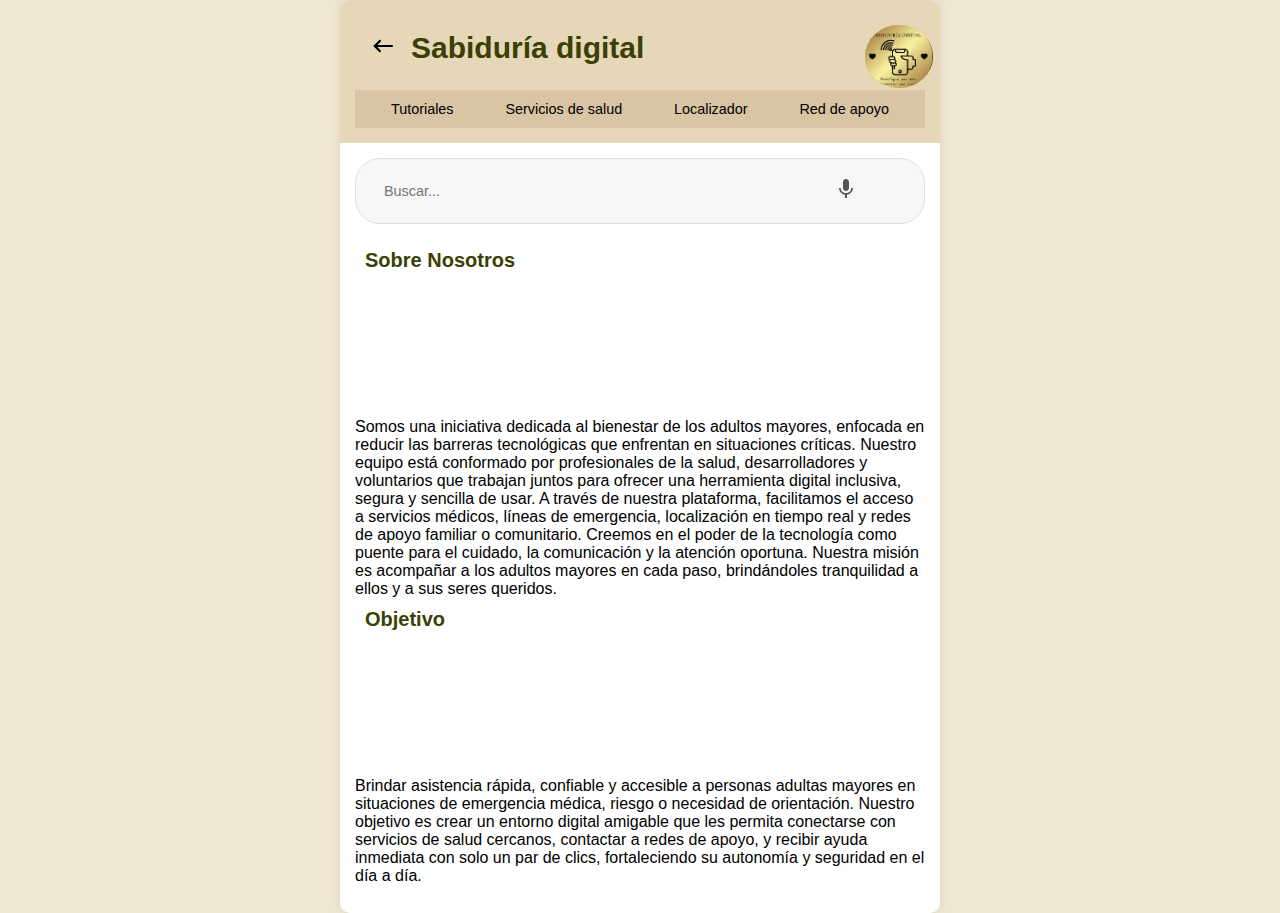
<file: index.html>
<?php
session_start();
if (!isset($_SESSION['usuario'])) {
  header("Location: index.html");
  exit();
}
?>
<!DOCTYPE html>
<html lang="es">
<head>
    <meta charset="UTF-8" />
    <meta name="viewport" content="width=device-width, initial-scale=1.0"/>
    <title>Sabiduría Digital</title>
    <link rel="stylesheet" href="css/principal.css" />
</head>
<body>
    <div class="container">
        <header>
            <div class="header-top">
                <a class="back-button">
                    <svg viewBox="0 0 24 24" fill="currentColor">
                        <path d="M21 11H6.83l3.58-3.59L9 6l-6 6 6 6 1.41-1.41L6.83 13H21z"/>
                    </svg>
                </a>
                <h1>Sabiduría digital</h1>
                <div class="logo">
                    <div class="logo-circle">
                        <img src="imagenes/LOGOTIPO.png" alt="Logo"/>
                    </div>
                </div>
            </div>
            <nav>
                <ul>
                    <li><a href="Tutoriales.html" onclick="irATutoriales()">Tutoriales</a></li>
                    <li><a href="ServiciosdeSalud.html">Servicios de salud</a></li>
                    <li><a href="Localizacion.html" onclick="irALocalizador()">Localizador</a></li>
                    <li><a href="RedApoyo.html" onclick="irARedApoyo()">Red de apoyo</a></li>
                </ul>
            </nav>
        </header>

        <main>
            <div class="search-bar">
                <input type="text" placeholder="Buscar..." />
                <button class="microphone-button">
                    <svg viewBox="0 0 24 24" fill="currentColor">
                        <path fill="none" d="M0 0h24v24H0z"/>
                        <path d="M12 14c1.66 0 3-1.34 3-3V5c0-1.66-1.34-3-3-3S9 3.34 9 5v6c0 1.66 1.34 3 3 3zm5.3-3c0 3-2.54 5.1-5.3 5.1S6.7 14 6.7 11H5c0 3.41 2.72 6.23 6 6.72V21h2v-3.28c3.28-.49 6-3.31 6-6.72h-1.7z"/>
                    </svg>
                </button>
            </div>

            <h2>Sobre Nosotros</h2> 
            Somos una iniciativa dedicada al bienestar de los adultos mayores, 
            enfocada en reducir las barreras tecnológicas que enfrentan en situaciones 
            críticas. Nuestro equipo está conformado por profesionales de la salud, 
            desarrolladores y voluntarios que trabajan juntos para ofrecer una herramienta 
            digital inclusiva, segura y sencilla de usar. A través de nuestra plataforma, 
            facilitamos el acceso a servicios médicos, líneas de emergencia, localización 
            en tiempo real y redes de apoyo familiar o comunitario.

            Creemos en el poder de la tecnología como puente para el cuidado, la comunicación 
            y la atención oportuna. Nuestra misión es acompañar a los adultos mayores en cada
             paso, brindándoles tranquilidad a ellos y a sus seres queridos.

             <br>
            <h2>Objetivo</h2>
            Brindar asistencia rápida, confiable y accesible a personas adultas mayores en 
            situaciones de emergencia médica, riesgo o necesidad de orientación. Nuestro 
            objetivo es crear un entorno digital amigable que les permita conectarse con 
            servicios de salud cercanos, contactar a redes de apoyo, y recibir ayuda inmediata
             con solo un par de clics, fortaleciendo su autonomía y seguridad en el día a día.
        </main>
    </div>

    <script>
        function mostrarNota(elemento) {
            document.querySelectorAll('.nota').forEach(n => n.style.display = 'none');
            const nota = elemento.querySelector('.nota');
            nota.style.display = 'block';
        }

        function toggleMarea() {
            const mareaContent = document.getElementById('marea-content');
            const expandButton = document.querySelector('.expand-button');
            if (mareaContent.style.display === 'none') {
                mareaContent.style.display = 'block';
                expandButton.innerHTML = '&#9451;';
            } else {
                mareaContent.style.display = 'none';
                expandButton.innerHTML = '&#9452;';
            }
        }

        // Redirecciones a otras vistas
        document.getElementById('btnIntegracion').onclick = function() {
            window.location.href = 'integracion.html';
        };

        document.getElementById('btnMedicamentos').onclick = function() {
            window.location.href = 'Recordatorio.html';
        };

        function irATutoriales() {
            window.location.href = 'tutoriales.html';
        }

        function irALocalizador() {
            window.location.href = 'Localizacion.html';
        }

        function irARedApoyo() {
            window.location.href = 'RedApoyo.html';
        }
    </script>
</body>
</html>
</file>
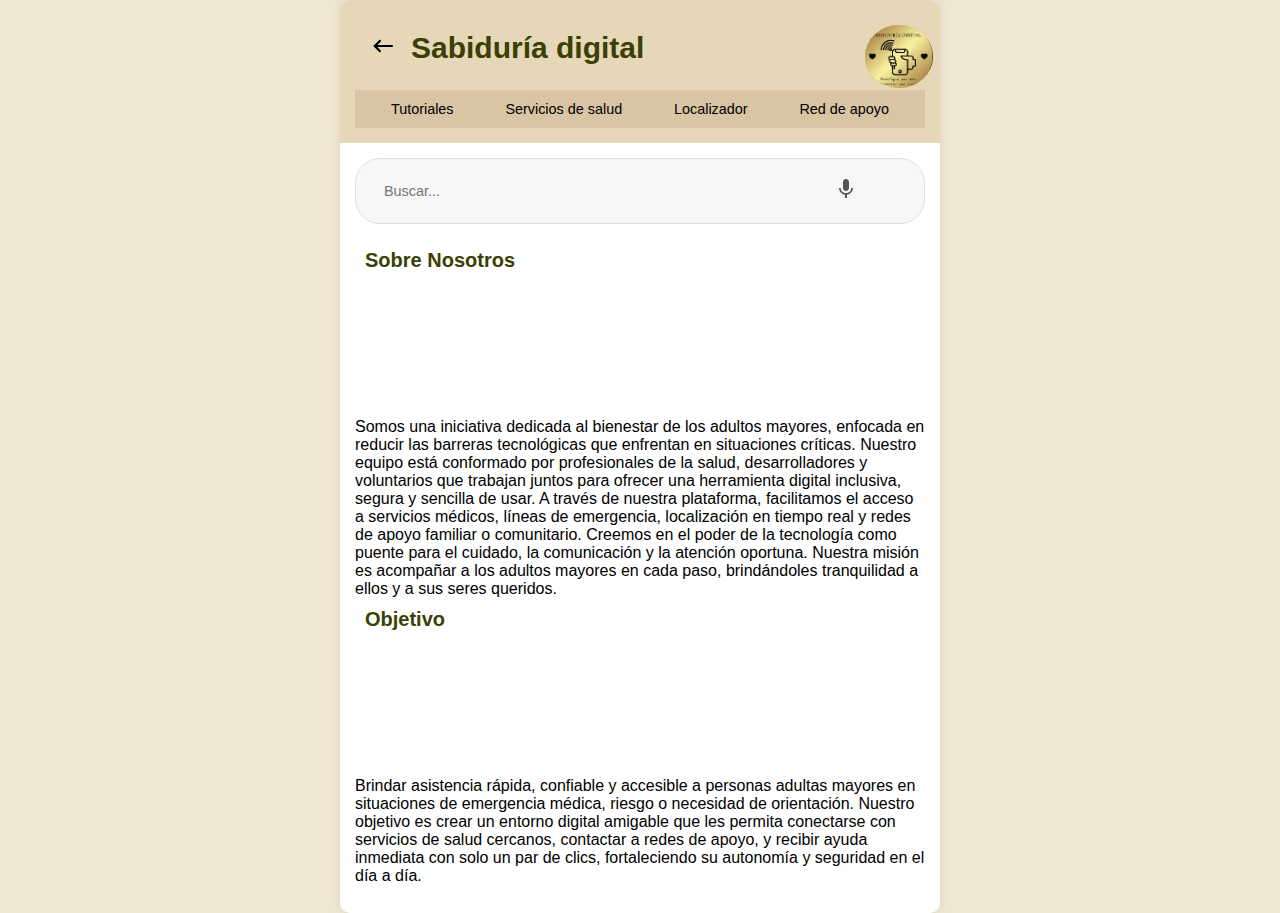
<file: Index.html>
<?php
session_start();
if (!isset($_SESSION['usuario'])) {
  header("Location: index.html");
  exit();
}
?>
<!DOCTYPE html>
<html lang="es">
<head>
    <meta charset="UTF-8" />
    <meta name="viewport" content="width=device-width, initial-scale=1.0"/>
    <title>Sabiduría Digital</title>
    <link rel="stylesheet" href="css/principal.css" />
</head>
<body>
    <div class="container">
        <header>
            <div class="header-top">
                <a href="#" class="back-button">
                    <svg viewBox="0 0 24 24" fill="currentColor">
                        <path d="M21 11H6.83l3.58-3.59L9 6l-6 6 6 6 1.41-1.41L6.83 13H21z"/>
                    </svg>
                </a>
                <h1>Sabiduría digital</h1>
                <div class="logo">
                    <div class="logo-circle">
                        <img src="imagenes/LOGOTIPO.png" alt="Logo"/>
                    </div>
                </div>
            </div>
            <nav>
                <ul>
                    <li><a href="/Tutoriales.html" onclick="irATutoriales()">Tutoriales</a></li>
                    <li><a href="/ServiciosdeSalud.html">Servicios de salud</a></li>
                    <li><a href="/Localizacion.html" onclick="irALocalizador()">Localizador</a></li>
                    <li><a href="/RedApoyo.html" onclick="irARedApoyo()">Red de apoyo</a></li>
                </ul>
            </nav>
        </header>

        <main>
            <div class="search-bar">
                <input type="text" placeholder="Buscar..." />
                <button class="microphone-button">
                    <svg viewBox="0 0 24 24" fill="currentColor">
                        <path fill="none" d="M0 0h24v24H0z"/>
                        <path d="M12 14c1.66 0 3-1.34 3-3V5c0-1.66-1.34-3-3-3S9 3.34 9 5v6c0 1.66 1.34 3 3 3zm5.3-3c0 3-2.54 5.1-5.3 5.1S6.7 14 6.7 11H5c0 3.41 2.72 6.23 6 6.72V21h2v-3.28c3.28-.49 6-3.31 6-6.72h-1.7z"/>
                    </svg>
                </button>
            </div>

            <h2>Sobre Nosotros</h2> 
            Somos una iniciativa dedicada al bienestar de los adultos mayores, 
            enfocada en reducir las barreras tecnológicas que enfrentan en situaciones 
            críticas. Nuestro equipo está conformado por profesionales de la salud, 
            desarrolladores y voluntarios que trabajan juntos para ofrecer una herramienta 
            digital inclusiva, segura y sencilla de usar. A través de nuestra plataforma, 
            facilitamos el acceso a servicios médicos, líneas de emergencia, localización 
            en tiempo real y redes de apoyo familiar o comunitario.

            Creemos en el poder de la tecnología como puente para el cuidado, la comunicación 
            y la atención oportuna. Nuestra misión es acompañar a los adultos mayores en cada
             paso, brindándoles tranquilidad a ellos y a sus seres queridos.

             <br>
            <h2>Objetivo</h2>
            Brindar asistencia rápida, confiable y accesible a personas adultas mayores en 
            situaciones de emergencia médica, riesgo o necesidad de orientación. Nuestro 
            objetivo es crear un entorno digital amigable que les permita conectarse con 
            servicios de salud cercanos, contactar a redes de apoyo, y recibir ayuda inmediata
             con solo un par de clics, fortaleciendo su autonomía y seguridad en el día a día.
        </main>
    </div>

    <script>
        function mostrarNota(elemento) {
            document.querySelectorAll('.nota').forEach(n => n.style.display = 'none');
            const nota = elemento.querySelector('.nota');
            nota.style.display = 'block';
        }

        function toggleMarea() {
            const mareaContent = document.getElementById('marea-content');
            const expandButton = document.querySelector('.expand-button');
            if (mareaContent.style.display === 'none') {
                mareaContent.style.display = 'block';
                expandButton.innerHTML = '&#9451;';
            } else {
                mareaContent.style.display = 'none';
                expandButton.innerHTML = '&#9452;';
            }
        }

        // Redirecciones a otras vistas
        document.getElementById('btnIntegracion').onclick = function() {
            window.location.href = 'integracion.html';
        };

        document.getElementById('btnMedicamentos').onclick = function() {
            window.location.href = 'Recordatorio.html';
        };

        function irATutoriales() {
            window.location.href = 'tutoriales.html';
        }

        function irALocalizador() {
            window.location.href = 'Localizacion.html';
        }

        function irARedApoyo() {
            window.location.href = 'RedApoyo.html';
        }
    </script>
</body>
</html>
</file>
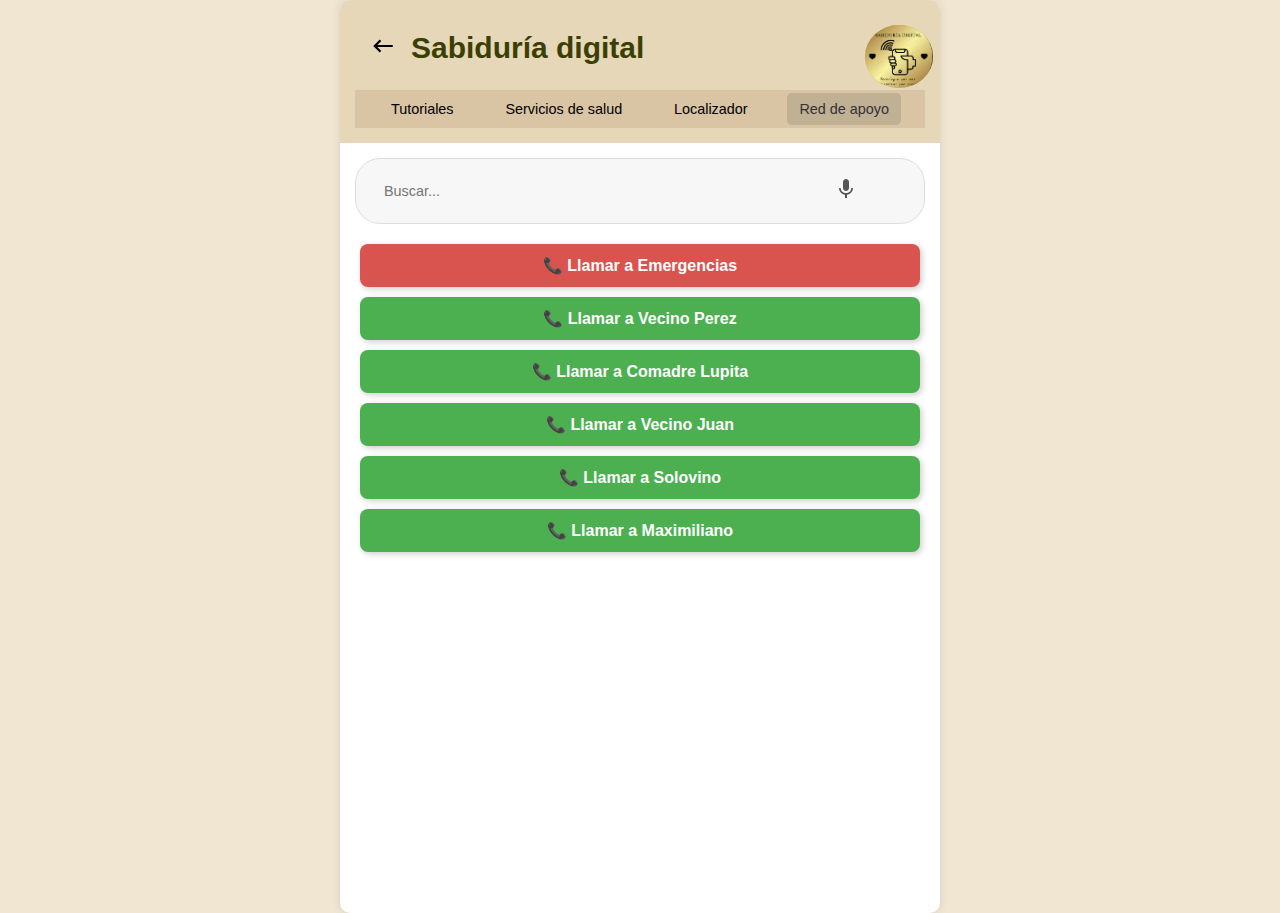
<file: RedApoyo.html>
<!DOCTYPE html>
<html lang="es">
<head>
    <meta charset="UTF-8" />
    <meta name="viewport" content="width=device-width, initial-scale=1.0"/>
    <title>Sabiduría Digital</title>
    <link rel="stylesheet" href="css/principal.css" />
</head>
<body>
    <div class="container">
        <header>
            <div class="header-top">
                <a href="index.html" class="back-button">
                    <svg viewBox="0 0 24 24" fill="currentColor">
                        <path d="M21 11H6.83l3.58-3.59L9 6l-6 6 6 6 1.41-1.41L6.83 13H21z"/>
                    </svg>
                </a>
                <h1>Sabiduría digital</h1>
                <div class="logo">
                    <div class="logo-circle">
                        <img src="imagenes/LOGOTIPO.png" alt="Logo"/>
                    </div>
                </div>
            </div>
            <nav>
                <ul>
                    <li><a href="Tutoriales.html" onclick="irATutoriales()">Tutoriales</a></li>
                    <li ><a href="ServiciosdeSalud.html">Servicios de salud</a></li>
                    <li><a href="Localizacion.html" onclick="irALocalizador()">Localizador</a></li>
                    <li class="active"><a href="RedApoyo.html" onclick="irARedApoyo()">Red de apoyo</a></li>
                </ul>
            </nav>
        </header>

        <main>
            <div class="search-bar">
                <input type="text" placeholder="Buscar..." />
                <button class="microphone-button">
                    <svg viewBox="0 0 24 24" fill="currentColor">
                        <path fill="none" d="M0 0h24v24H0z"/>
                        <path d="M12 14c1.66 0 3-1.34 3-3V5c0-1.66-1.34-3-3-3S9 3.34 9 5v6c0 1.66 1.34 3 3 3zm5.3-3c0 3-2.54 5.1-5.3 5.1S6.7 14 6.7 11H5c0 3.41 2.72 6.23 6 6.72V21h2v-3.28c3.28-.49 6-3.31 6-6.72h-1.7z"/>
                    </svg>
                </button>
            </div>
            
            <!-- 
            ----------------------------------
            REEMPLAZA el numero de telefono por el correcto
            -->
            <a href="tel:911" class="emergency-call-button">📞 Llamar a Emergencias</a>
            <a href="tel:2233332224" class="emergency-call-button2">📞 Llamar a Vecino Perez</a>
            <a href="tel:2233332224" class="emergency-call-button2">📞 Llamar a Comadre Lupita</a>
            <a href="tel:2233332224" class="emergency-call-button2">📞 Llamar a Vecino Juan</a>
            <a href="tel:2233332224" class="emergency-call-button2">📞 Llamar a Solovino</a>
            <a href="tel:2233332224" class="emergency-call-button2">📞 Llamar a Maximiliano</a>
        </main>
    </div>

    <script>
        function mostrarNota(elemento) {
            document.querySelectorAll('.nota').forEach(n => n.style.display = 'none');
            const nota = elemento.querySelector('.nota');
            nota.style.display = 'block';
        }

        function toggleMarea() {
            const mareaContent = document.getElementById('marea-content');
            const expandButton = document.querySelector('.expand-button');
            if (mareaContent.style.display === 'none') {
                mareaContent.style.display = 'block';
                expandButton.innerHTML = '&#9451;';
            } else {
                mareaContent.style.display = 'none';
                expandButton.innerHTML = '&#9452;';
            }
        }

        // Redirecciones a otras vistas
        document.getElementById('btnIntegracion').onclick = function() {
            window.location.href = 'integracion.html';
        };

        document.getElementById('btnMedicamentos').onclick = function() {
            window.location.href = 'recordatorios.html';
        };

        function irATutoriales() {
            window.location.href = 'tutoriales.html';
        }

        function irALocalizador() {
            window.location.href = 'localizador.html';
        }

        function irARedApoyo() {
            window.location.href = 'red_apoyo.html';
        }
    </script>
</body>
</html>
</file>
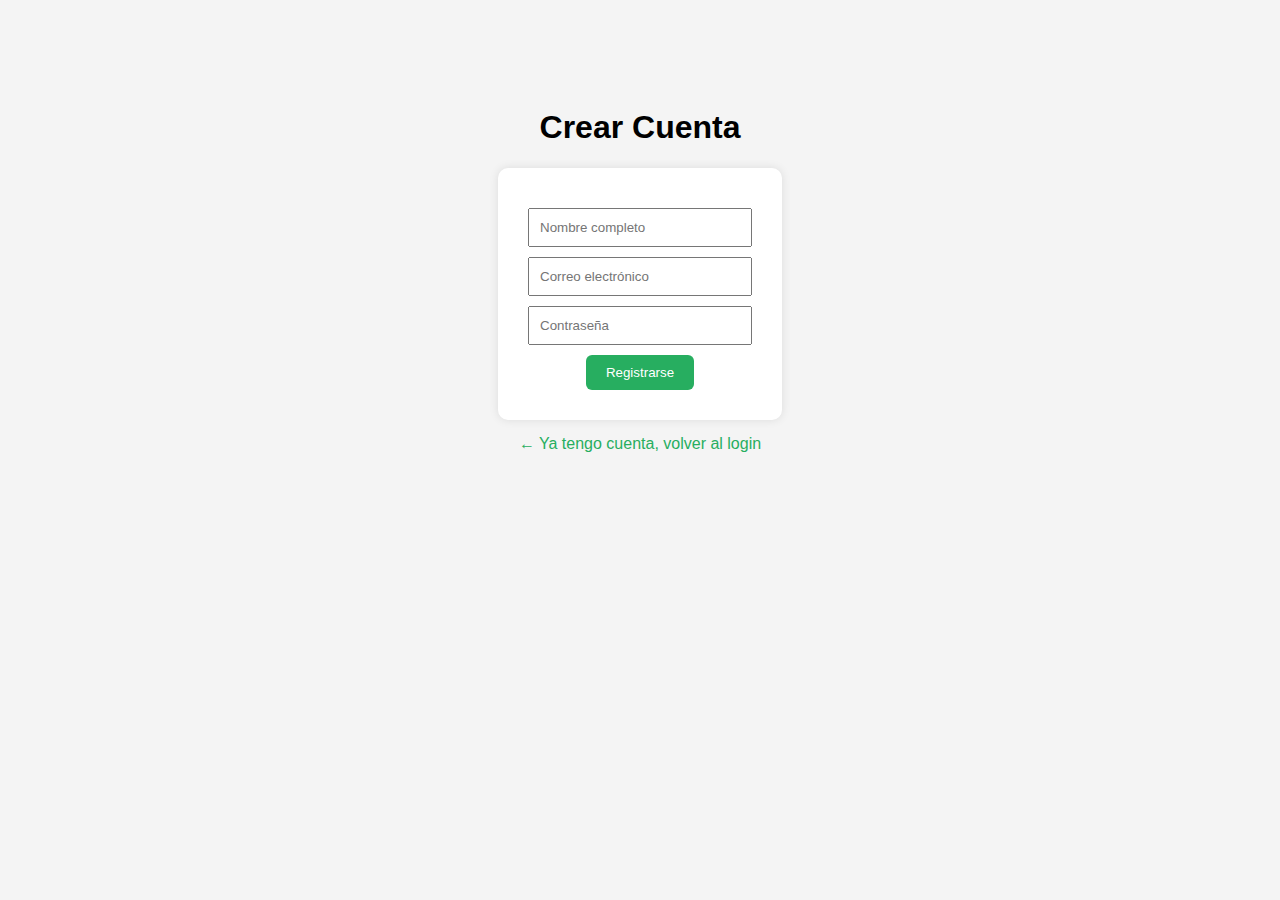
<file: register.html>
<!DOCTYPE html>
<html lang="es">
<head>
  <meta charset="UTF-8" />
  <title>Registro</title>
  <style>
    body {
      font-family: Arial;
      background: #f4f4f4;
      text-align: center;
      padding-top: 80px;
    }
    form {
      background: white;
      display: inline-block;
      padding: 30px;
      border-radius: 10px;
      box-shadow: 0 0 10px rgba(0,0,0,0.1);
    }
    input {
      display: block;
      margin: 10px auto;
      padding: 10px;
      width: 200px;
    }
    button {
      padding: 10px 20px;
      background: #27ae60;
      border: none;
      color: white;
      border-radius: 6px;
      cursor: pointer;
    }
    .link {
      margin-top: 15px;
      display: block;
      color: #27ae60;
      text-decoration: none;
    }
  </style>
</head>
<body>
  <h1>Crear Cuenta</h1>
  <form action="register.php" method="POST">
    <input type="text" name="nombre" placeholder="Nombre completo" required />
    <input type="email" name="email" placeholder="Correo electrónico" required />
    <input type="password" name="password" placeholder="Contraseña" required />
    <button type="submit">Registrarse</button>
  </form>
  <a class="link" href="index.html">← Ya tengo cuenta, volver al login</a>
</body>
</html>
</file>
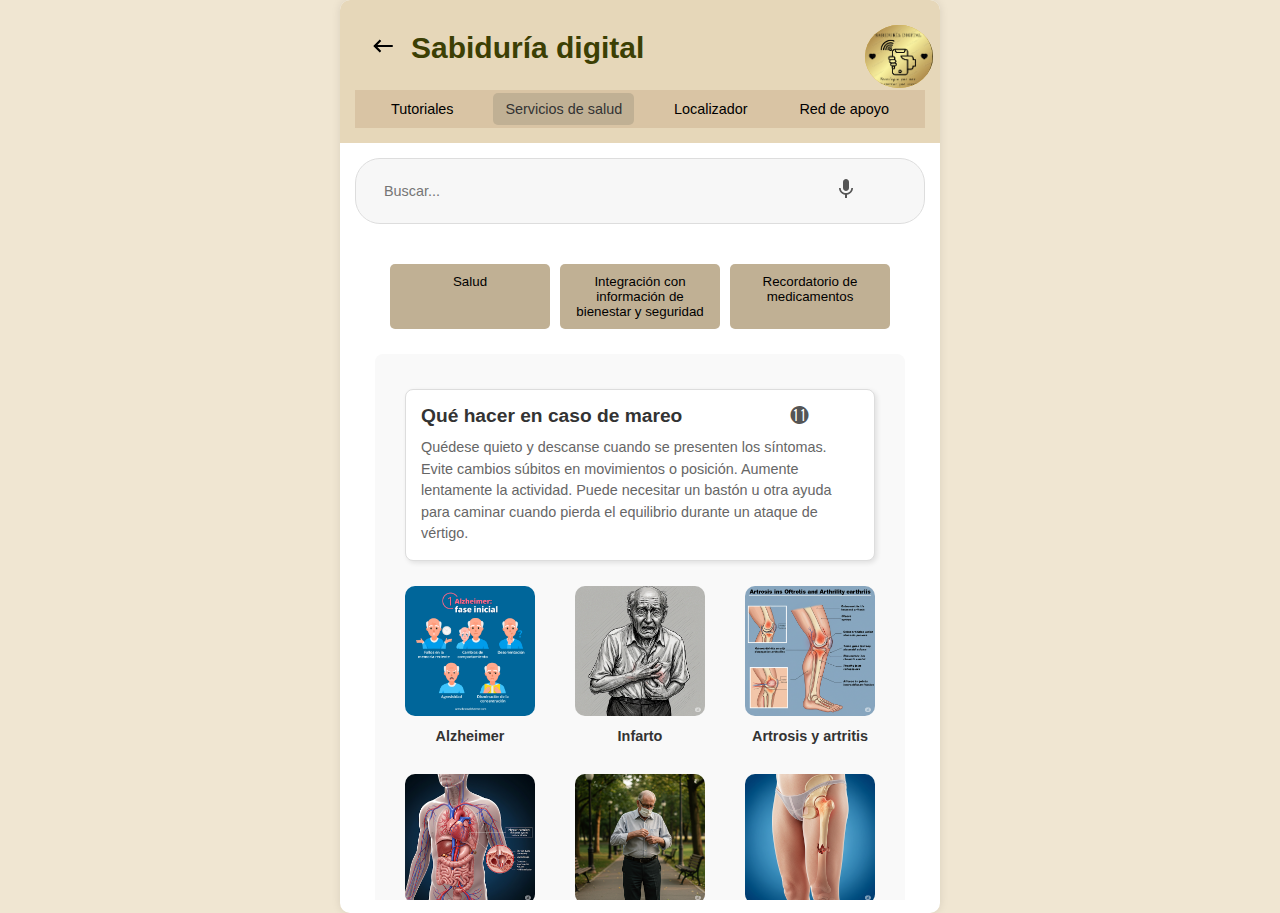
<file: ServiciosdeSalud.html>
<!DOCTYPE html>
<html lang="es">
<head>
    <meta charset="UTF-8" />
    <meta name="viewport" content="width=device-width, initial-scale=1.0"/>
    <title>Sabiduría Digital</title>
    <link rel="stylesheet" href="css/principal.css" />
</head>
<body>
    <div class="container">
        <header>
            <div class="header-top">
                <a href="index.html" class="back-button">
                    <svg viewBox="0 0 24 24" fill="currentColor">
                        <path d="M21 11H6.83l3.58-3.59L9 6l-6 6 6 6 1.41-1.41L6.83 13H21z"/>
                    </svg>
                </a>
                <h1>Sabiduría digital</h1>
                <div class="logo">
                    <div class="logo-circle">
                        <img src="imagenes/LOGOTIPO.png" alt="Logo"/>
                    </div>
                </div>
            </div>
            <nav>
                <ul>
                    <li><a href="Tutoriales.html" onclick="irATutoriales()">Tutoriales</a></li>
                    <li class="active"><a href="ServiciosdeSalud.html">Servicios de salud</a></li>
                    <li><a href="Localizacion.html" onclick="irALocalizador()">Localizador</a></li>
                    <li><a href="RedApoyo.html" onclick="irARedApoyo()">Red de apoyo</a></li>
                </ul>
            </nav>
        </header>

        <main>
            <div class="search-bar">
                <input type="text" placeholder="Buscar..." />
                <button class="microphone-button">
                    <svg viewBox="0 0 24 24" fill="currentColor">
                        <path fill="none" d="M0 0h24v24H0z"/>
                        <path d="M12 14c1.66 0 3-1.34 3-3V5c0-1.66-1.34-3-3-3S9 3.34 9 5v6c0 1.66 1.34 3 3 3zm5.3-3c0 3-2.54 5.1-5.3 5.1S6.7 14 6.7 11H5c0 3.41 2.72 6.23 6 6.72V21h2v-3.28c3.28-.49 6-3.31 6-6.72h-1.7z"/>
                    </svg>
                </button>
            </div>

<!-- -------------------------------------------------- -->
    <section class="seccion-tabs">
    <div class="tabs-cabecera">
        <div class="tab" onclick="mostrarContenidoTab('contenido1')">Salud</div>
        <div class="tab" onclick="mostrarContenidoTab('contenido2')">Integración con información de bienestar y seguridad</div>
        <div class="tab" onclick="mostrarContenidoTab('contenido3')">Recordatorio de medicamentos</div>
    </div>

    <div class="tabs-contenido">
        <div id="contenido1" class="contenido-tab activo">
            <div class="info-card">
                <div class="info-card-header">
                    <h2>Qué hacer en caso de mareo</h2>
                    <button class="expand-button" onclick="toggleMarea()">&#9451;</button>
                </div>
                <div class="info-card-content" id="marea-content">
                    Quédese quieto y descanse cuando se presenten los síntomas. Evite cambios súbitos en movimientos o posición. Aumente lentamente la actividad. Puede necesitar un bastón u otra ayuda para caminar cuando pierda el equilibrio durante un ataque de vértigo.
                </div>
            </div>

            <div class="gallery">
                <div class="gallery-row">
                    <div class="gallery-item" onclick="mostrarNota(this)">
                        <img src="imagenes/alzheimer.png" alt="Imagen 1" />
                        <h4>Alzheimer</h4>
                        <div class="nota">Se trata de un deterioro cognitivo que sufre la persona y que su máxima expresión es la pérdida de memoria progresiva...</div>
                    </div>

                    <div class="gallery-item" onclick="mostrarNota(this)">
                        <img src="imagenes/infarto.png" alt="Imagen 2" />
                        <h4>Infarto</h4>
                        <div class="nota">Suele estar iniciado por un dolor incipiente en el pecho y brazos. Acompañado de dificultad respiratoria, náuseas o mareos.</div>
                    </div>

                    <div class="gallery-item" onclick="mostrarNota(this)">
                        <img src="imagenes/artitis1.png" alt="Imagen 3" />
                        <h4>Artrosis y artritis</h4>
                        <div class="nota">Provoca dolor al realizar ciertos movimientos. La artritis puede tratarse a base de rehabilitación e inflamatorios.</div>
                    </div>
                </div>

                <div class="gallery-row">
                    <div class="gallery-item" onclick="mostrarNota(this)">
                        <img src="imagenes/hipertension.png" alt="Imagen 4" />
                        <h4>Hipertensión</h4>
                        <div class="nota">Para cuidar estos índices es necesario llevar una dieta alimenticia y realizar actividad física.</div>
                    </div>

                    <div class="gallery-item" onclick="mostrarNota(this)">
                        <img src="imagenes/parkinson.png" alt="Imagen 5" />
                        <h4>Parkinson</h4>
                        <div class="nota">Afecta al sistema nervioso, genera temblores, movilidad reducida y alteración del equilibrio.</div>
                    </div>

                    <div class="gallery-item" onclick="mostrarNota(this)">
                        <img src="imagenes/Rotura.png" alt="Imagen 6" />
                        <h4>Osteoporosis</h4>
                        <div class="nota">Puede derivar en roturas de huesos tras caídas o golpes. Es importante prevenir con alimentación y ejercicio.</div>
                    </div>
                </div>
            </div>
        </div>
        <div id="contenido2" class="contenido-tab">
            <div class="integ">
                <ul>
                    <h2>Información del Usuario:</h2>
                    <li>Nivel de azucar: 70 mg</li>
                    <li>Ritmo cardiaco: 60 </li>
                    <li>Alergias: ninguna</li>
                    <li>Malestares: insomnio</li>

                    <br>
                    <h2>Contactos de emergencias:</h2>
                    <li>Hospital mas cercano: +52 22-44-66-8833 </li>
                    <li>Emergencias: +52 22-44</li>
                    <li>Familiar Cercano: +52 20-45-12-1121</li>
                    <li>Vecino(opcional): +52 21-89-67-5422</li>
                </ul>
                <br>
                <center><button>Editar</button></center>
            </div>
        </div>
        <div id="contenido3" class="contenido-tab">
            <ul>
                <h2>Medicamentos para la presion</h2>
                <li>Clortalidona (Hygroton): dentro de 2 horas</li>
                <li>Triamtereno (Dyrenium): dentro de 5 horas </li>

                <br>
                <br>

                <h2>Medicamentos para la diabetes</h2>
                <li>Sulfonilureas: dentro de 20 minutos</li>
                <li>Metformina: dentro de 12 horas</li>
            </ul>
        </div>
    </div>
    </section>

        </main>
    </div>

<!-- --------------------SCRIPTS------------------------------ -->
    <script>
        function mostrarNota(elemento) {
            document.querySelectorAll('.nota').forEach(n => n.style.display = 'none');
            const nota = elemento.querySelector('.nota');
            nota.style.display = 'block';
        }

        function toggleMarea() {
            const mareaContent = document.getElementById('marea-content');
            const expandButton = document.querySelector('.expand-button');
            if (mareaContent.style.display === 'none') {
                mareaContent.style.display = 'block';
                expandButton.innerHTML = '&#9451;';
            } else {
                mareaContent.style.display = 'none';
                expandButton.innerHTML = '&#9452;';
            }
        }

        // -------------------------------------
        // CODIGO PARA LAS PESTA;AS 
        //-------------------------------------
        function mostrarContenidoTab(id) {
    const tabs = document.querySelectorAll('.tab');
    const contenidos = document.querySelectorAll('.contenido-tab');

    // Desactivar todas las pestañas y ocultar contenido
    tabs.forEach(tab => tab.classList.remove('activo'));
    contenidos.forEach(cont => cont.classList.remove('activo'));

    // Activar la pestaña clicada y su contenido
    document.querySelector(`[onclick="mostrarContenidoTab('${id}')"]`).classList.add('activo');
    document.getElementById(id).classList.add('activo');
}

    </script>
</body>
</html>
</file>
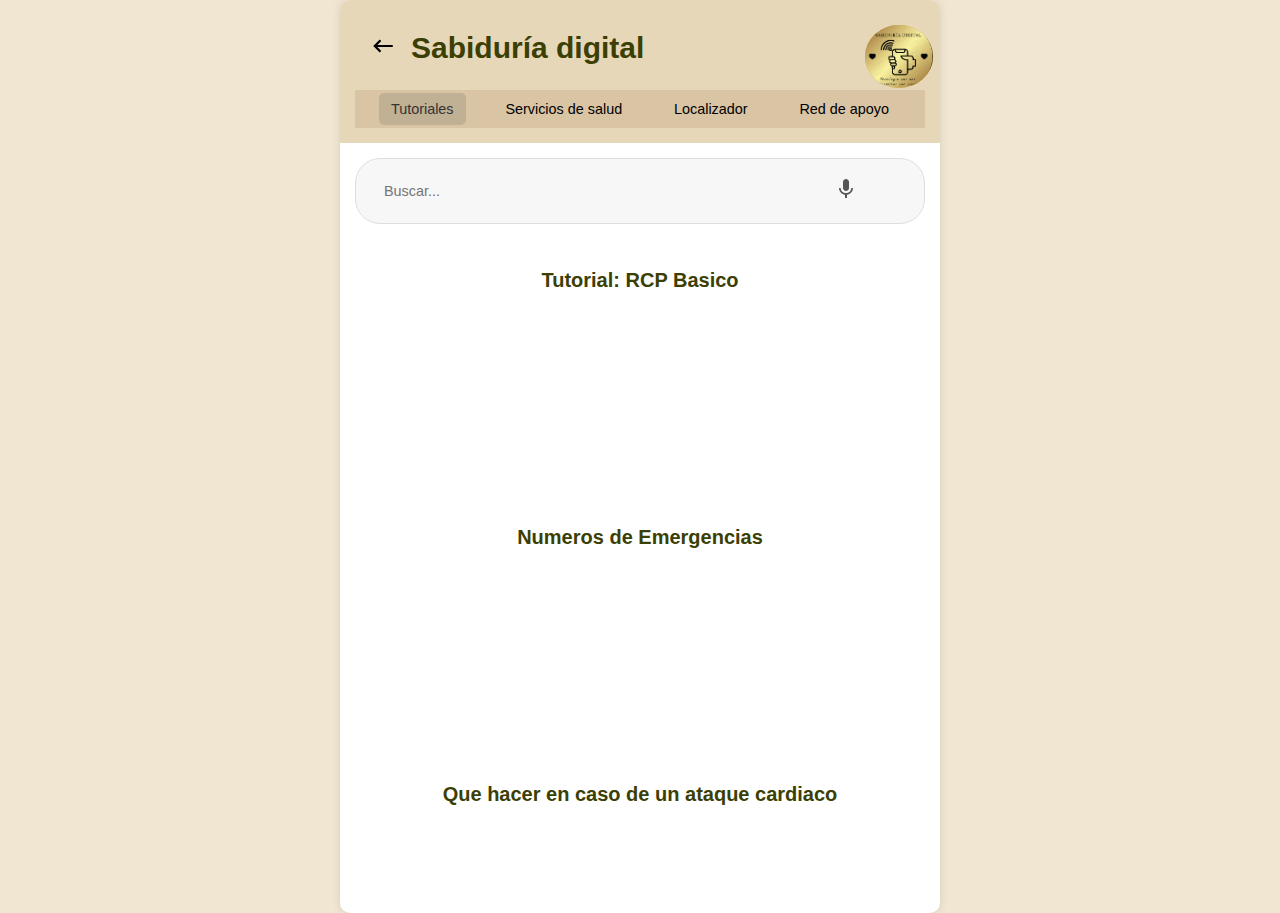
<file: Tutoriales.html>
<!DOCTYPE html>
<html lang="es">
<head>
    <meta charset="UTF-8" />
    <meta name="viewport" content="width=device-width, initial-scale=1.0"/>
    <title>Sabiduría Digital</title>
    <link rel="stylesheet" href="css/principal.css" />
</head>
<body>
    <div class="container">
        <header>
            <div class="header-top">
                <a href="/index.html" class="back-button">
                    <svg viewBox="0 0 24 24" fill="currentColor">
                        <path d="M21 11H6.83l3.58-3.59L9 6l-6 6 6 6 1.41-1.41L6.83 13H21z"/>
                    </svg>
                </a>
                <h1>Sabiduría digital</h1>
                <div class="logo">
                    <div class="logo-circle">
                        <img src="imagenes/LOGOTIPO.png" alt="Logo"/>
                    </div>
                </div>
            </div>
            <nav>
                <ul>
                    <li class="active"><a href="/Tutoriales.html" onclick="irATutoriales()">Tutoriales</a></li>
                    <li><a href="ServiciosdeSalud.html">Servicios de salud</a></li>
                    <li><a href="Localizacion.html" onclick="irALocalizador()">Localizador</a></li>
                    <li><a href="RedApoyo.html" onclick="irARedApoyo()">Red de apoyo</a></li>
                </ul>
            </nav>
        </header>

        <main>
            <div class="search-bar">
                <input type="text" placeholder="Buscar..." />
                <button class="microphone-button">
                    <svg viewBox="0 0 24 24" fill="currentColor">
                        <path fill="none" d="M0 0h24v24H0z"/>
                        <path d="M12 14c1.66 0 3-1.34 3-3V5c0-1.66-1.34-3-3-3S9 3.34 9 5v6c0 1.66 1.34 3 3 3zm5.3-3c0 3-2.54 5.1-5.3 5.1S6.7 14 6.7 11H5c0 3.41 2.72 6.23 6 6.72V21h2v-3.28c3.28-.49 6-3.31 6-6.72h-1.7z"/>
                    </svg>
                </button>
            </div>
            
            
            <section class="video-section">
                <h2>Tutorial: RCP Basico</h2>
                <iframe width="500" height="400" src="https://www.youtube.com/embed/qlfwsYRMjSg" 
                title="YouTube video player" frameborder="0"
                allow="accelerometer; autoplay; clipboard-write; encrypted-media; gyroscope; picture-in-picture; web-share"
                allowfullscreen></iframe>

                <h2>Numeros de Emergencias</h2>
                <iframe width="500" height="400" src="https://www.youtube.com/embed/UcnjdFt2YUg" 
                title="YouTube video player" frameborder="0"
                allow="accelerometer; autoplay; clipboard-write; encrypted-media; gyroscope; picture-in-picture; web-share"
                allowfullscreen></iframe>

                <h2>Que hacer en caso de un ataque cardiaco</h2>
                <iframe width="500" height="400" src="https://www.youtube.com/embed/BsRcE8sRQdU" 
                title="YouTube video player" frameborder="0"
                allow="accelerometer; autoplay; clipboard-write; encrypted-media; gyroscope; picture-in-picture; web-share"
                allowfullscreen></iframe>

                <h2>Emergencias por frío y calor</h2>
                <iframe width="500" height="400" src="https://www.youtube.com/embed/JczBVv-A4VY" 
                title="YouTube video player" frameborder="0"
                allow="accelerometer; autoplay; clipboard-write; encrypted-media; gyroscope; picture-in-picture; web-share"
                allowfullscreen></iframe>
            </section>

        </main>
    </div>

    
</body>
</html>
</file>
<file: css/principal.css>
body {
    font-family: sans-serif;
    margin: 0;
    padding: 0;
    background-color: #f0e6d2;
    display: flex;
    justify-content: center;
    align-items: center;
    min-height: 100vh;
   
}

html {
    height: 100%;
}

.container {
    background-color: #fff;
    border-radius: 10px;
    box-shadow: 0 0 10px rgba(0, 0, 0, 0.1);
    width: 100vw;
    max-width: 600px;
    height: 100vh;
    max-height: 900px;
    overflow: auto;
    display: flex;
    flex-direction: column;
    padding-bottom: 13px;
}

h2{
    font-size: 20px;
    margin: 10px;
    flex-grow: 1;
    color: #3c3f04;
    font-family: 'Lucida Sans', Verdana, sans-serif;
}

.integ li{
    margin-left: 50px;
    margin-top: 20px;
}

header {
    background-color: #e6d7b9;
    padding: 15px;
}

.header-top {
    display: flex;
    align-items: center;
    margin-bottom: 10px;
    padding: 10px 15px;
}

.back-button {
    background: none;
    border: none;
    padding: 5px 0;
    margin-right: 15px;
    cursor: pointer;
}

.back-button svg {
    width: 26px;
    height: 26px;
    fill: #000000;
}

header h1 {
    font-size: 30px;
    margin: 0;
    flex-grow: 1;
    color: #3c3f04;
    font-family: 'Lucida Sans', 'Lucida Sans Regular', 'Lucida Grande', 'Lucida Sans Unicode', Geneva, Verdana, sans-serif;
}

.logo {
    width: 45px;
    height: 45px;
}

.logo-circle {
    width: 150%;
    height: 140%;
    border-radius: 50%;
    background-color: #d4af37;
    display: flex;
    justify-content: center;
    align-items: center;
    overflow: hidden;
}

.logo-circle img {
    max-width: 180%;
    max-height: 180%;
}

nav {
    background-color: #d9c4a4;
    padding: 10px 10px;
}

nav ul {
    list-style: none;
    padding: 0;
    margin: 0;
    display: flex;
    justify-content: space-around;
}

nav li {
    margin: 0 5px;
}

nav li a {
    text-decoration: none;
    color: #000000;
    font-size: 0.9em;
    padding: 8px 12px;
    border-radius: 5px;
    white-space: nowrap;
}

nav li.active a {
    background-color: #c0b094;
    color: #333;
}

nav li a:hover {
    background-color: #c0b094;
    color: #333;
}

main {
    padding: 15px;
    flex-grow: 1;
    display: flex;
    flex-direction: column;
    overflow-y: auto;
    min-height: 0; /* Importante para flexbox */
}



.search-bar {
    display: flex;
    align-items: center;
    background-color: #f7f7f7;
    border-radius: 25px;
    padding: 10px;
    margin-bottom: 15px;
    border: 1px solid #ddd;
}

.search-bar input[type="text"] {
    border: none;
    background: none;
    padding: 8px;
    margin-left: 10px;
    flex-grow: 1;
    outline: none;
    color: #333;
    font-size: 0.9em;
}

.microphone-button {
    background: none;
    border: none;
    padding: 8px;
    cursor: pointer;
    margin-right: 8px;
}

.microphone-button svg {
    width: 24px;
    height: 24px;
    fill: #555;
}

/* 🎯 NUEVO: Galería de imágenes con notas */
.gallery {
    display: flex;
    flex-wrap: wrap;
    justify-content: center;
    gap: 30px;
    padding: 10px;
    
}

.gallery-row {
    display: flex;
    gap: 40px;
    justify-content: center;
    width: 100%; /* Asegura que las filas ocupen todo el ancho para el justify-content: center; */
}

/* Ajuste para que los elementos de la galería se centren correctamente en filas con menos de 3 elementos */
.gallery-row:last-child {
    justify-content: flex-start; /* O space-around si prefieres */
}

.gallery-item {
    position: relative;
    width: 150px;
    text-align: center;
    cursor: pointer;
    
}

.gallery-item img {
    width: 100%;
    border-radius: 10px;
    transition: transform 0.2s ease;
    justify-content: center;
}

.gallery-item img:hover {
    transform: scale(1.05);
}

.gallery-item h4 {
    margin: 8px 0 0 0;
    font-size: 0.9em;
    color: #333;
}

.gallery-item .nota {
    display: none;
    position: absolute;
    top: 105%;
    left: 50%;
    transform: translateX(-50%);
    background-color: #fff9c4;
    padding: 8px;
    border: 1px solid #875353;
    border-radius: 8px;
    width: 160px;
    font-size: 0.75em;
    z-index: 10;
    box-shadow: 0 2px 5px rgba(0, 0, 0, 0.2);
    text-align: center;
}

/* Estilos adicionales para los nuevos elementos */
.main-buttons {
    display: flex;
    gap: 10px;
    margin: 15px 10px;
}

.main-button {
    flex-grow: 1;
    padding: 10px 15px;
    border: none;
    border-radius: 20px;
    background-color: #e0f2f7; /* Un color claro */
    color: #333;
    font-weight: bold;
    text-align: center;
    cursor: pointer;
    box-shadow: 2px 2px 5px rgba(0, 0, 0, 0.1);
}

.main-button:active {
    background-color: #b2ebf2;
}

.info-card {
    background-color: #fff;
    border: 1px solid #ddd;
    border-radius: 8px;
    margin: 15px 10px;
    padding: 15px;
    box-shadow: 2px 2px 5px rgba(0, 0, 0, 0.1);
}

.info-card-header {
    display: flex;
    justify-content: space-between;
    align-items: center;
    margin-bottom: 10px;
}

.info-card-header h2 {
    font-size: 1.2em;
    color: #333;
    margin: 0;
}

.expand-button {
    background: none;
    border: none;
    cursor: pointer;
    padding: 0;
    font-size: 1.2em;
    color: #555;
}

.info-card-content {
    display: block; /* Cambiado a block para mostrar el contenido inicialmente */
    font-size: 0.9em;
    color: #666;
    line-height: 1.5;
}

.video-section {
    text-align: center;
    padding: 20px;
}

.video-section iframe {
    max-width: 100%;
    height:200px;
    border-radius: 15px;
    margin-bottom: 10px;
}

/* --------ServicioSalud-------------- */
.seccion-tabs {
    padding: 20px;
    text-align: center;
}

.tabs-cabecera {
    display: flex;
    flex-wrap: wrap;
    justify-content: center;
    margin-bottom: 20px;
}

.tab {
    background-color: #c0b094; 
    color: #000;
    padding: 10px 10px;
    margin: 5px;
    cursor: pointer;
    border-radius: 5px;
    font-size: smaller;
    flex: 1 1 150px;
    transition: background-color 0.3s;
    max-width: 140px;
    font-family: 'Verdana',sans-serif;
}

.tab:hover {
    background-color: #786e5d;
}

/* Cuando una pestaña está activa */
.tab.activo {
    background-color: #4CAF50; /* Verde */
}

.tabs-contenido {
    background-color: #f9f9f9;
    padding: 20px;
    border-radius: 8px;
}

/* Ocultar contenido no activo */
.contenido-tab {
    display: none;
}

.contenido-tab.activo {
    display: block;
    text-align: left;
}

/* Responsive */
@media (max-width: 600px) {
    .tab {
        flex: 1 1 100%;
        max-width: none;
    }
}


/* ------- Localizacion ------- */
.map-container {
    width: calc(100% - 30px); /* Resta el padding del main */
    height: 400px;
    margin: 15px auto; /* Centrado vertical */
    border-radius: 10px;
    border: 2px solid #ccc;
    flex-shrink: 0; /* Evita que se encoja en flexbox */
    overflow: hidden;
    transform: translateZ(0); /* Activa GPU rendering */
    backface-visibility: hidden
    }
    
#map {
    height: 100%;
    width: 100%;
    }
    
button {
    padding: 10px 20px;
    font-size: 16px;
    width: 120px;
    align-self: center;
    }

/* ------- Red de Apoyo ------- */
.emergency-call-button {
    display: inline-block;
    background-color: #d9534f;
    color: white;
    padding: 12px 20px;
    border-radius: 8px;
    text-decoration: none;
    font-size: 16px;
    font-weight: bold;
    text-align: center;
    box-shadow: 2px 2px 6px rgba(0,0,0,0.2);
    transition: background-color 0.3s ease;
    margin: 5px;
}

.emergency-call-button:hover {
    background-color: #c9302c;
}

.emergency-call-button2 {
    display: inline-block;
    background-color: #4CAF50;
    color: white;
    padding: 12px 20px;
    margin: 5px;
    border-radius: 8px;
    text-decoration: none;
    font-size: 16px;
    font-weight: bold;
    text-align: center;
    box-shadow: 2px 2px 6px rgba(0,0,0,0.2);
    transition: background-color 0.3s ease;
}

.emergency-call-button2:hover {
    background-color: #347937;
}
</file>
